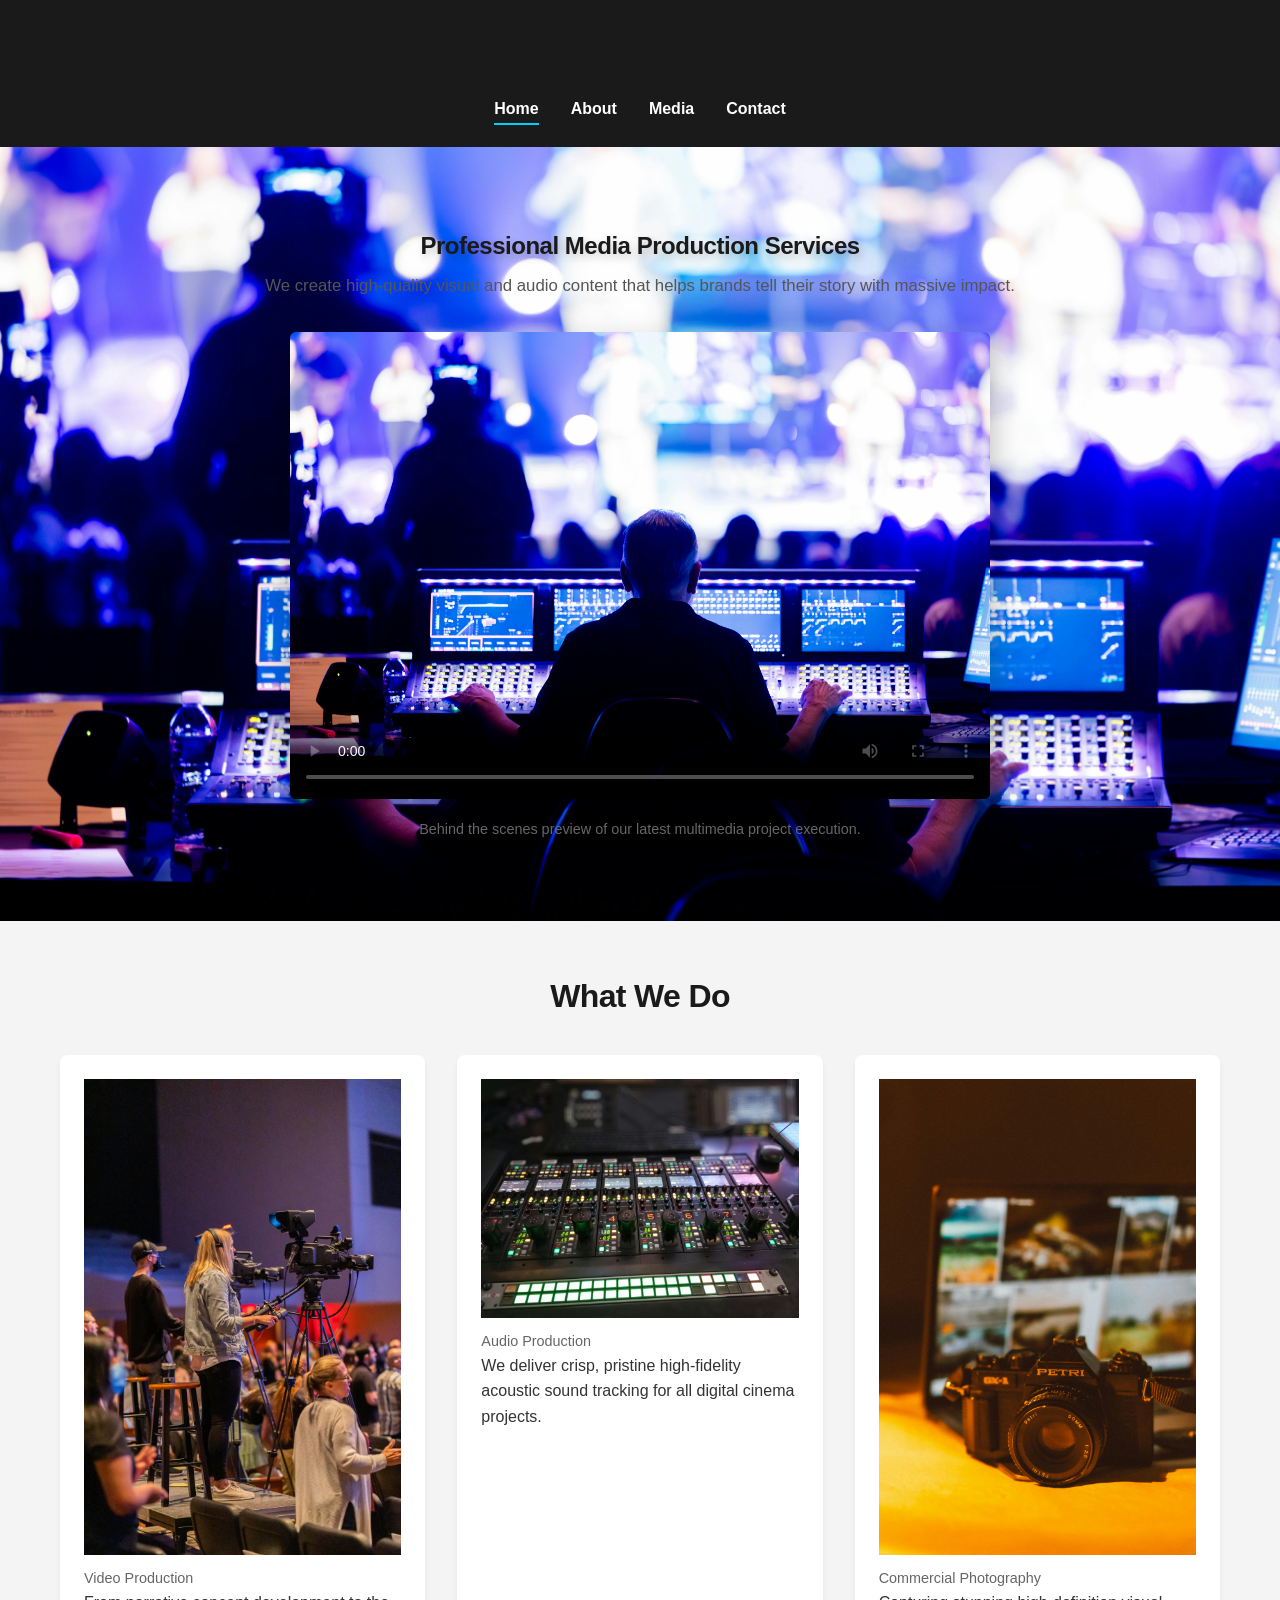
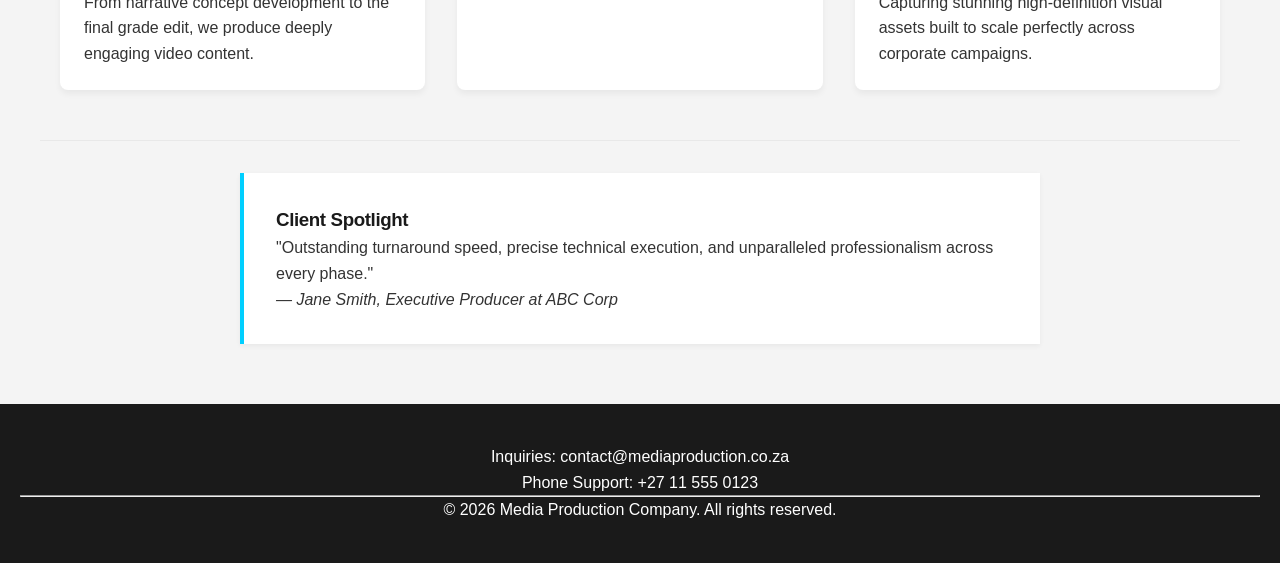
<file: index.html>
<!DOCTYPE html>
<html lang="en">
<head>
    <meta charset="UTF-8">
    <meta name="viewport" content="width=device-width, initial-scale=1.0">
    <meta name="description" content="Media Production Company offering professional video, audio, and cinematic multimedia services globally.">
    <title>Media Production | Home</title>
    <link rel="stylesheet" href="CSS/styles.css">
    <link rel="stylesheet" href="CSS/layout.css">
    <link rel="stylesheet" href="CSS/animations.css">
</head>
<body>
    <header class="header">
        <h1>Media Production Company</h1>
        <nav aria-label="Main Navigation">
            <ul class="nav-list">
                <li><a href="index.html" class="active" aria-current="page">Home</a></li>
                <li><a href="about.html">About</a></li>
                <li><a href="media.html">Media</a></li>
                <li><a href="contact.html">Contact</a></li>
            </ul>
        </nav>
    </header>

    <main>
        <section class="hero">
            <article class="hero-content">
                <h2 id="highlight">Professional Media Production Services</h2>
                <p>We create high-quality visual and audio content that helps brands tell their story with massive impact.</p>
                <figure class="hero-media">
                    <video controls poster="images/herobg.jpg">
                        <source src="media/video1.mp4" type="video/mp4">
                        Your browser does not support the embedded video tag playback features.
                    </video>
                    <figcaption>Behind the scenes preview of our latest multimedia project execution.</figcaption>
                </figure>
            </article>
        </section>

        <section class="services">
            <h2>What We Do</h2>
            <div class="services-container">
                <article class="service-card">
                    <figure>
                        <img src="images/service1.jpg" alt="Camera setup configurations setup for high-end video production tracking">
                        <figcaption>Video Production</figcaption>
                    </figure>
                    <p>From narrative concept development to the final grade edit, we produce deeply engaging video content.</p>
                </article>

                <article class="service-card">
                    <figure>
                        <img src="images/service2.jpg" alt="Audio mixing studio equipment and tracking monitors">
                        <figcaption>Audio Production</figcaption>
                    </figure>
                    <p>We deliver crisp, pristine high-fidelity acoustic sound tracking for all digital cinema projects.</p>
                </article>

                <article class="service-card">
                    <figure>
                        <img src="images/service3.jpg" alt="DSLR camera rig mounted on a professional tripod lighting array">
                        <figcaption>Commercial Photography</figcaption>
                    </figure>
                    <p>Capturing stunning high-definition visual assets built to scale perfectly across corporate campaigns.</p>
                </article>
            </div>
        </section>

        <aside class="testimonial-highlight">
            <h3>Client Spotlight</h3>
            <blockquote cite="https://mediaproduction.co.za/testimonials">
                <p>"Outstanding turnaround speed, precise technical execution, and unparalleled professionalism across every phase."</p>
                <cite>— Jane Smith, Executive Producer at ABC Corp</cite>
            </blockquote>
        </aside>
    </main>

    <footer class="footer">
        <section class="footer-details">
            <p>Inquiries: contact@mediaproduction.co.za</p>
            <p>Phone Support: +27 11 555 0123</p>
        </section>
        <hr>
        <p>© 2026 Media Production Company. All rights reserved.</p>
    </footer>
</body>
</html>
</file>
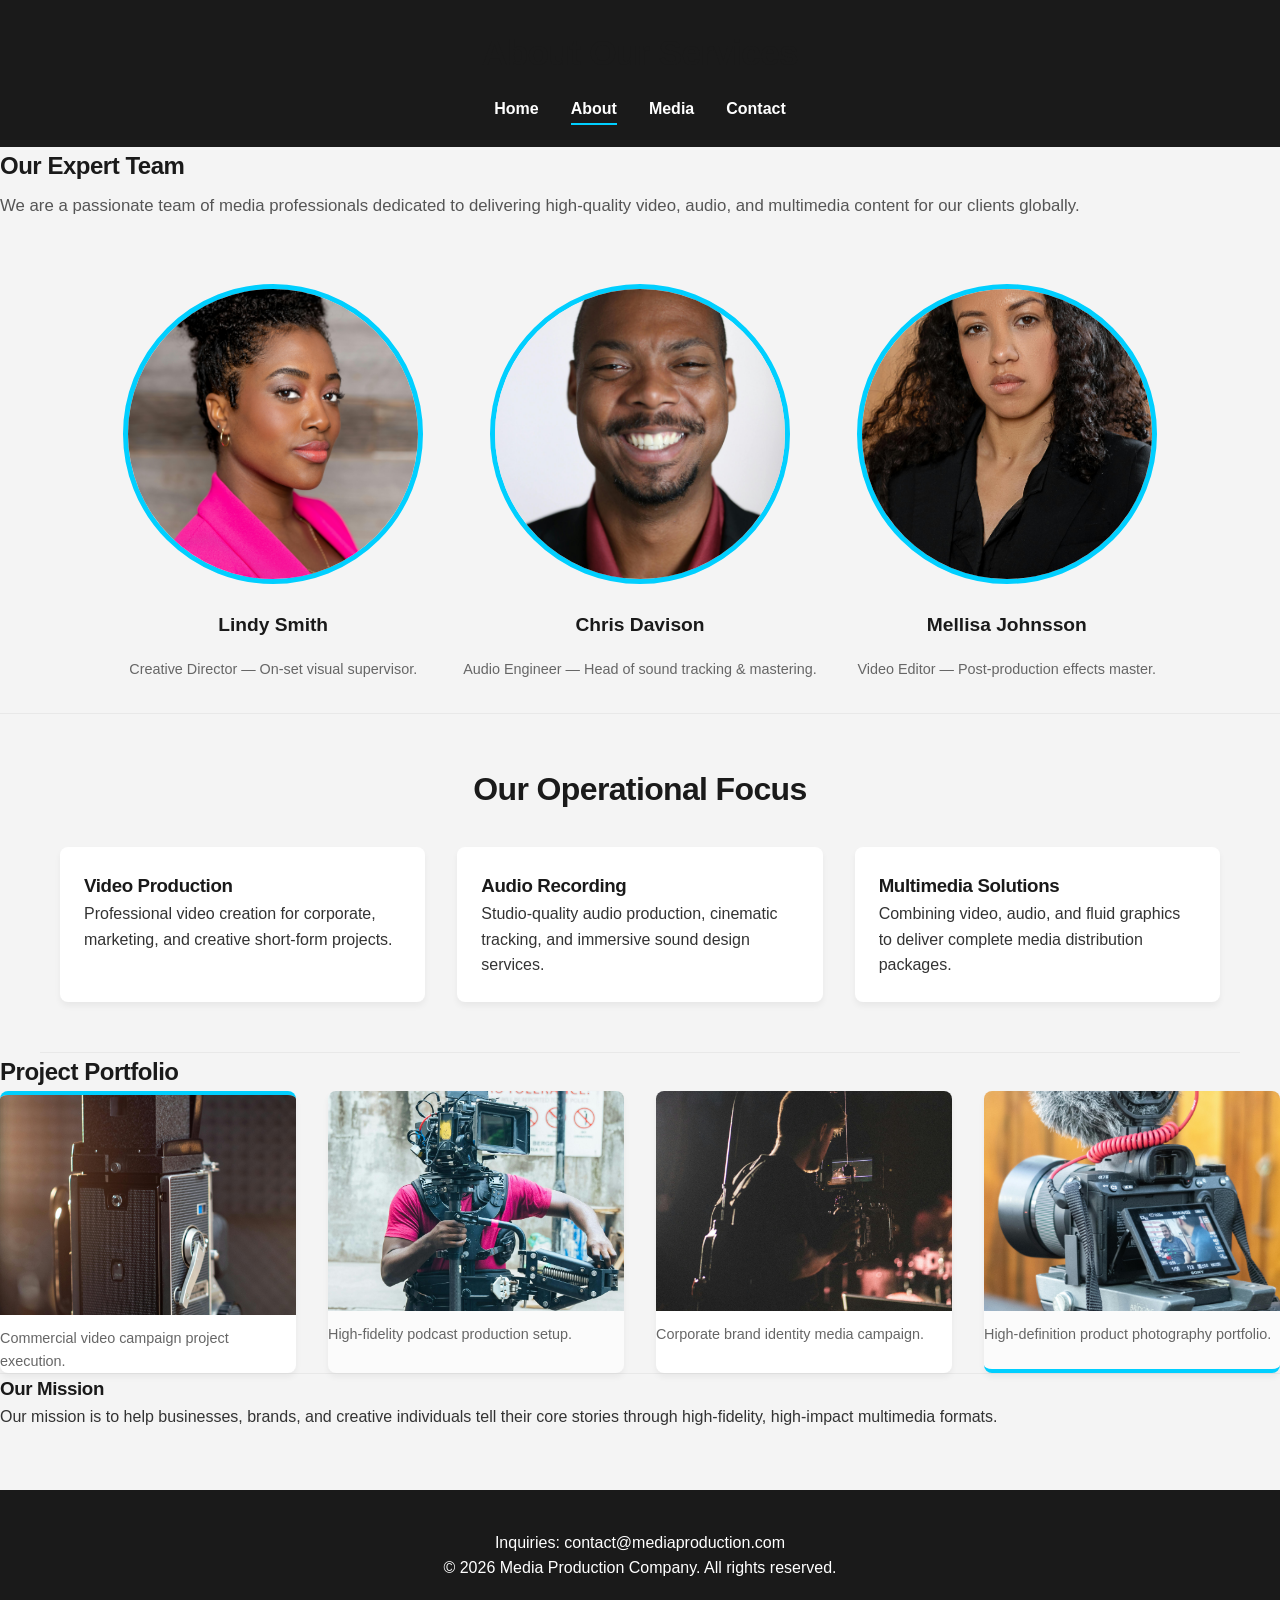
<file: about.html>
<!DOCTYPE html>
<html lang="en">
<head>
    <meta charset="UTF-8">
    <meta name="viewport" content="width=device-width, initial-scale=1.0">
    <meta name="description" content="Learn more about our media production team, specialized studio engineers, and multi-format portfolio services.">
    <title>Media Production | About Us</title>
    <link rel="stylesheet" href="CSS/styles.css">
    <link rel="stylesheet" href="CSS/layout.css">
    <link rel="stylesheet" href="CSS/animations.css">
</head>
<body>
    <header class="header">
        <h1>About Our Services</h1>
        <nav aria-label="Main Navigation">
            <ul class="nav-list">
                <li><a href="index.html">Home</a></li>
                <li><a href="about.html" class="active" aria-current="page">About</a></li>
                <li><a href="media.html">Media</a></li>
                <li><a href="contact.html">Contact</a></li>
            </ul>
        </nav>
    </header>

    <main>
        <section class="team">
            <h2>Our Expert Team</h2>
            <p>We are a passionate team of media professionals dedicated to delivering high-quality video, audio, and multimedia content for our clients globally.</p>

            <div class="team-container">
                <article class="team-member">
                    <figure>
                        <img src="images/team1.jpg" alt="Creative Director operating a camera crane system on set">
                        <h4>Lindy Smith</h4><figcaption>Creative Director — On-set visual supervisor.</figcaption>
                    </figure>
                </article>

                <article class="team-member">
                    <figure>
                        <img src="images/team2.jpg" alt="Audio engineer editing vocal stems on a mixing desk inside a recording bay">
                        <h4>Chris Davison</h4><figcaption>Audio Engineer — Head of sound tracking &amp; mastering.</figcaption>
                    </figure>
                </article>

                <article class="team-member">
                    <figure>
                        <img src="images/team3.jpg" alt="Video editor compiling timeline sequences on an editing computer rig">
                        <h4>Mellisa Johnsson</h4><figcaption>Video Editor — Post-production effects master.</figcaption>
                    </figure>
                </article>
            </div>
        </section>

        <section class="services">
            <h2>Our Operational Focus</h2>
            <div class="services-container">
                <article class="service-card">
                    <h3>Video Production</h3>
                    <p>Professional video creation for corporate, marketing, and creative short-form projects.</p>
                </article>

                <article class="service-card">
                    <h3>Audio Recording</h3>
                    <p>Studio-quality audio production, cinematic tracking, and immersive sound design services.</p>
                </article>

                <article class="service-card">
                    <h3>Multimedia Solutions</h3>
                    <p>Combining video, audio, and fluid graphics to deliver complete media distribution packages.</p>
                </article>
            </div>
        </section>

        <section class="portfolio">
            <h2>Project Portfolio</h2>
            <div class="portfolio-grid">
                <figure class="portfolio-item">
                    <img src="images/port1.jpg" alt="Commercial video production showcasing studio lighting arrays">
                    <figcaption>Commercial video campaign project execution.</figcaption>
                </figure>

                <figure class="portfolio-item">
                    <img src="images/port2.jpg" alt="Condenser microphone inside an audio studio setup for podcast production">
                    <figcaption>High-fidelity podcast production setup.</figcaption>
                </figure>

                <figure class="portfolio-item">
                    <img src="images/port3.jpg" alt="Multimedia brand assets displaying consistently on desktop and tablet screens">
                    <figcaption>Corporate brand identity media campaign.</figcaption>
                </figure>

                <figure class="portfolio-item">
                    <img src="images/port4.jpg" alt="DSLR camera set up for high-end fashion photography session">
                    <figcaption>High-definition product photography portfolio.</figcaption>
                </figure>
            </div>
        </section>

        <aside class="company-info">
            <h3>Our Mission</h3>
            <p>Our mission is to help businesses, brands, and creative individuals tell their core stories through high-fidelity, high-impact multimedia formats.</p>
        </aside>
    </main>

    <footer class="footer">
        <section class="footer-meta">
            <p>Inquiries: contact@mediaproduction.com</p>
            <p>© 2026 Media Production Company. All rights reserved.</p>
        </section>
    </footer>
</body>
</html>
</file>
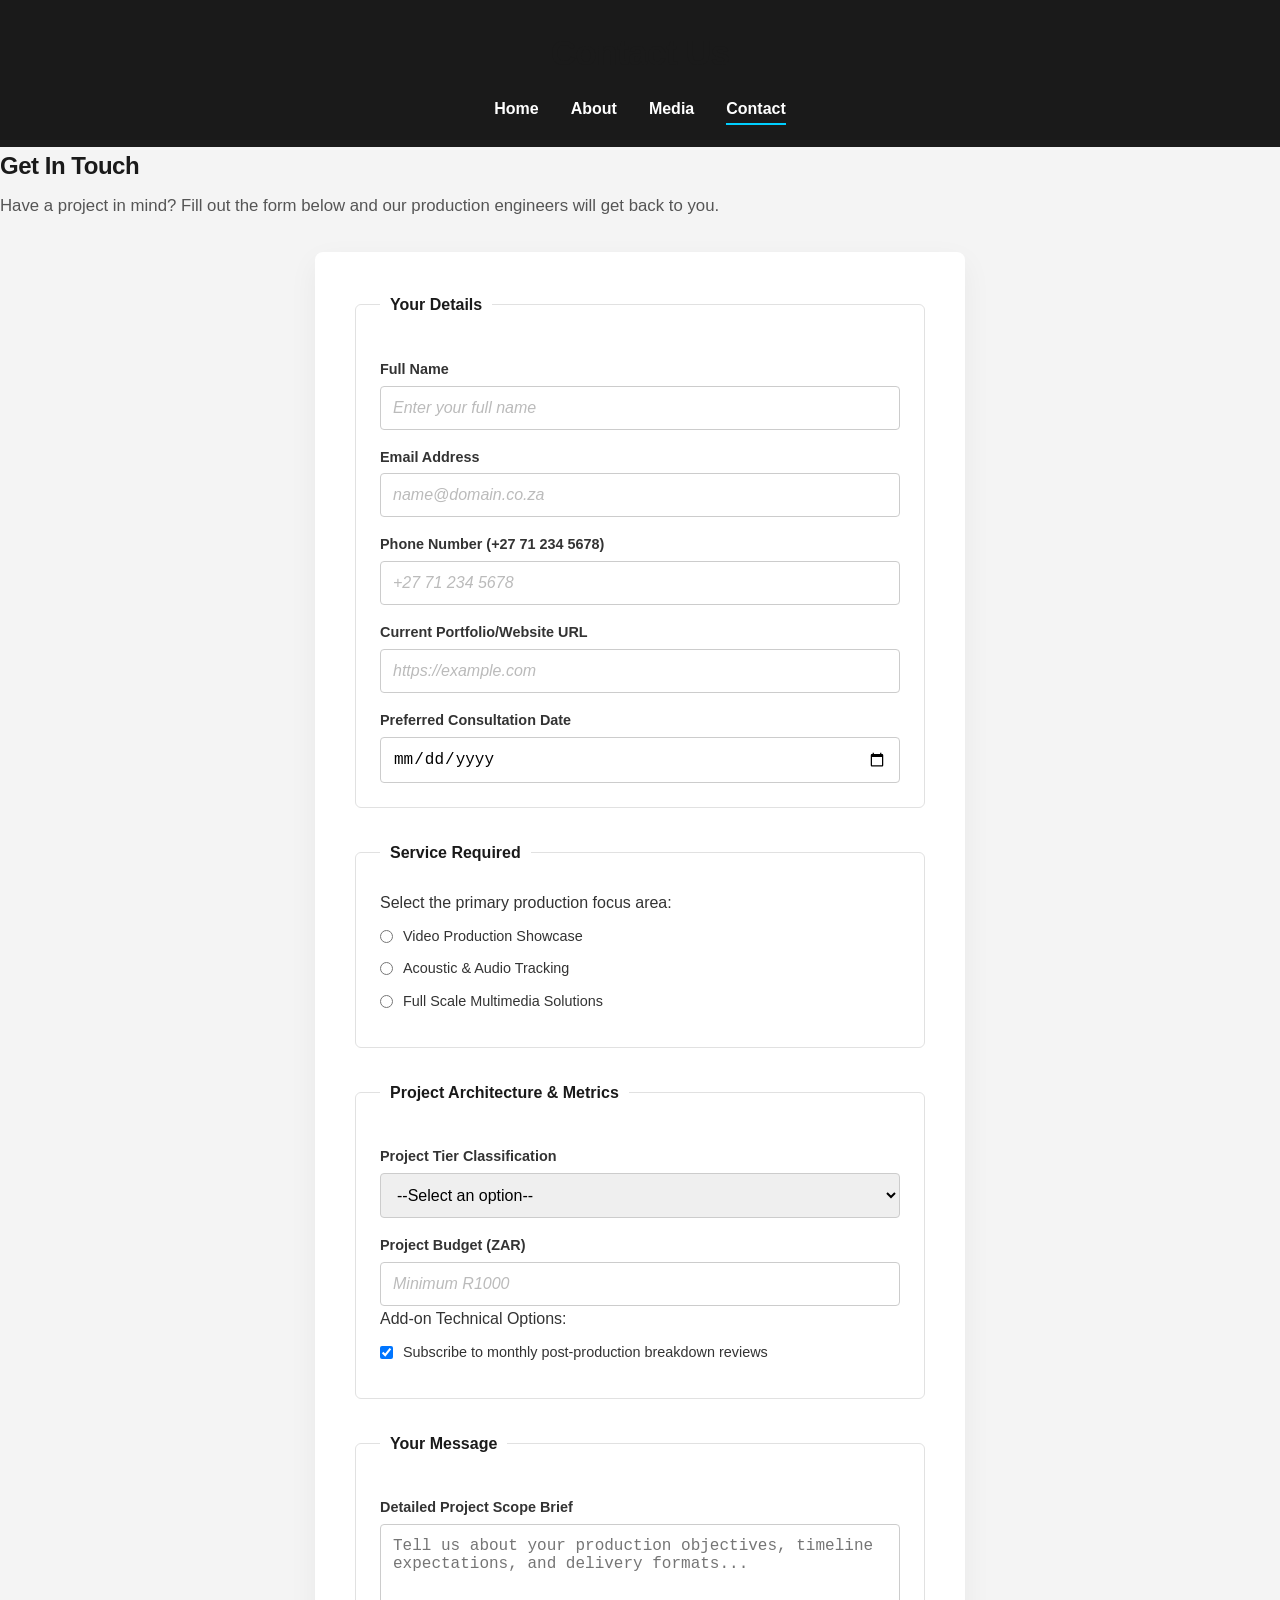
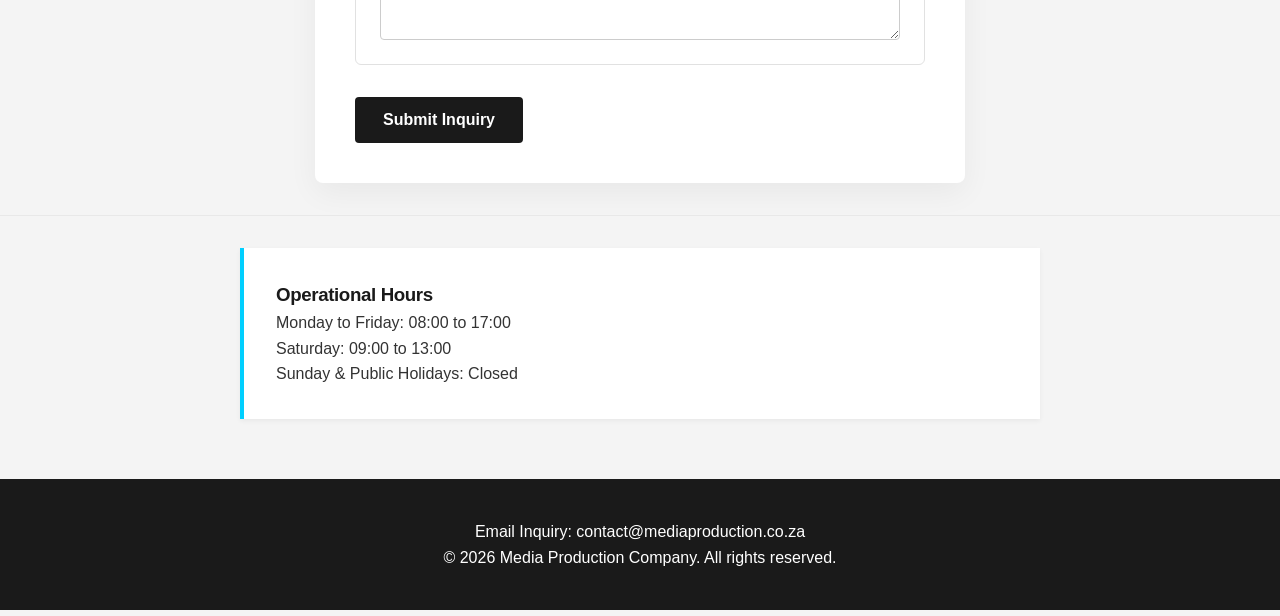
<file: contact.html>
<!DOCTYPE html>
<html lang="en">
<head>
    <meta charset="UTF-8">
    <meta name="viewport" content="width=device-width, initial-scale=1.0">
    <meta name="description" content="Contact Media Production Company for professional media services. Book video, audio, or photography consultations.">
    <title>Media Production | Contact</title>
    <link rel="stylesheet" href="CSS/styles.css">
    <link rel="stylesheet" href="CSS/layout.css">
    <link rel="stylesheet" href="CSS/animations.css">
</head>
<body>
    <header class="header">
        <h1>Contact Us</h1>
        <nav aria-label="Main Navigation">
            <ul class="nav-list">
                <li><a href="index.html">Home</a></li>
                <li><a href="about.html">About</a></li>
                <li><a href="media.html">Media</a></li>
                <li><a href="contact.html" class="active" aria-current="page">Contact</a></li>
            </ul>
        </nav>
    </header>

    <main>
        <section class="contact-form">
            <h2>Get In Touch</h2>
            <p>Have a project in mind? Fill out the form below and our production engineers will get back to you.</p>

            <form action="#" method="post" novalidate="novalidate">
                <fieldset>
                    <legend>Your Details</legend>

                    <label for="name">Full Name</label>
                    <input type="text" id="name" name="name" placeholder="Enter your full name" required minlength="3" maxlength="80">

                    <label for="email">Email Address</label>
                    <input type="email" id="email" name="email" placeholder="name@domain.co.za" required>

                   <label for="phone">Phone Number (+27 71 234 5678)</label>
                   <input type="tel" id="phone" name="phone" 
                          placeholder="+27 71 234 5678" 
                          required 
                          pattern="\+27\s[0-9]{2}\s[0-9]{3}\s[0-9]{4}" 
                          maxlength="15">
                    
                    <label for="client-url">Current Portfolio/Website URL</label>
                    <input type="url" id="client-url" name="client-url" placeholder="https://example.com">

                    <label for="date">Preferred Consultation Date</label>
                    <input type="date" id="date" name="date" required>
                </fieldset>

                <fieldset>
                    <legend>Service Required</legend>
                    <p>Select the primary production focus area:</p>

                    <div class="selection-group">
                        <input type="radio" id="video" name="service" value="video" required>
                        <label for="video">Video Production Showcase</label>
                    </div>

                    <div class="selection-group">
                        <input type="radio" id="audio" name="service" value="audio">
                        <label for="audio">Acoustic &amp; Audio Tracking</label>
                    </div>

                    <div class="selection-group">
                        <input type="radio" id="multimedia" name="service" value="multimedia">
                        <label for="multimedia">Full Scale Multimedia Solutions</label>
                    </div>
                </fieldset>

                <fieldset>
                    <legend>Project Architecture &amp; Metrics</legend>

                    <label for="project-type">Project Tier Classification</label>
                    <select id="project-type" name="project-type" required>
                        <option value="">--Select an option--</option>
                        <option value="commercial">Commercial Campaign</option>
                        <option value="personal">Personal Portfolio</option>
                        <option value="corporate">Corporate Identity</option>
                    </select>

                    <label for="budget">Project Budget (ZAR)</label>
                    <input type="number" id="budget" name="budget" min="1000" max="500000" placeholder="Minimum R1000">

                    <p>Add-on Technical Options:</p>
                    <div class="selection-group">
                        <input type="checkbox" id="newsletter" name="newsletter" checked>
                        <label for="newsletter">Subscribe to monthly post-production breakdown reviews</label>
                    </div>
                </fieldset>

                <fieldset>
                    <legend>Your Message</legend>
                    <label for="message">Detailed Project Scope Brief</label>
                    <textarea id="message" name="message" rows="5" placeholder="Tell us about your production objectives, timeline expectations, and delivery formats..." required minlength="10"></textarea>
                </fieldset>

                <button type="submit">Submit Inquiry</button>
            </form>
        </section>

        <aside class="office-hours-sidebar">
            <h3>Operational Hours</h3>
            <p>Monday to Friday: 08:00 to 17:00</p>
            <p>Saturday: 09:00 to 13:00</p>
            <p>Sunday &amp; Public Holidays: Closed</p>
        </aside>
    </main>

    <footer class="footer">
        <section class="footer-meta">
            <p>Email Inquiry: contact@mediaproduction.co.za</p>
            <p>© 2026 Media Production Company. All rights reserved.</p>
        </section>
    </footer>
</body>
</html>
</file>
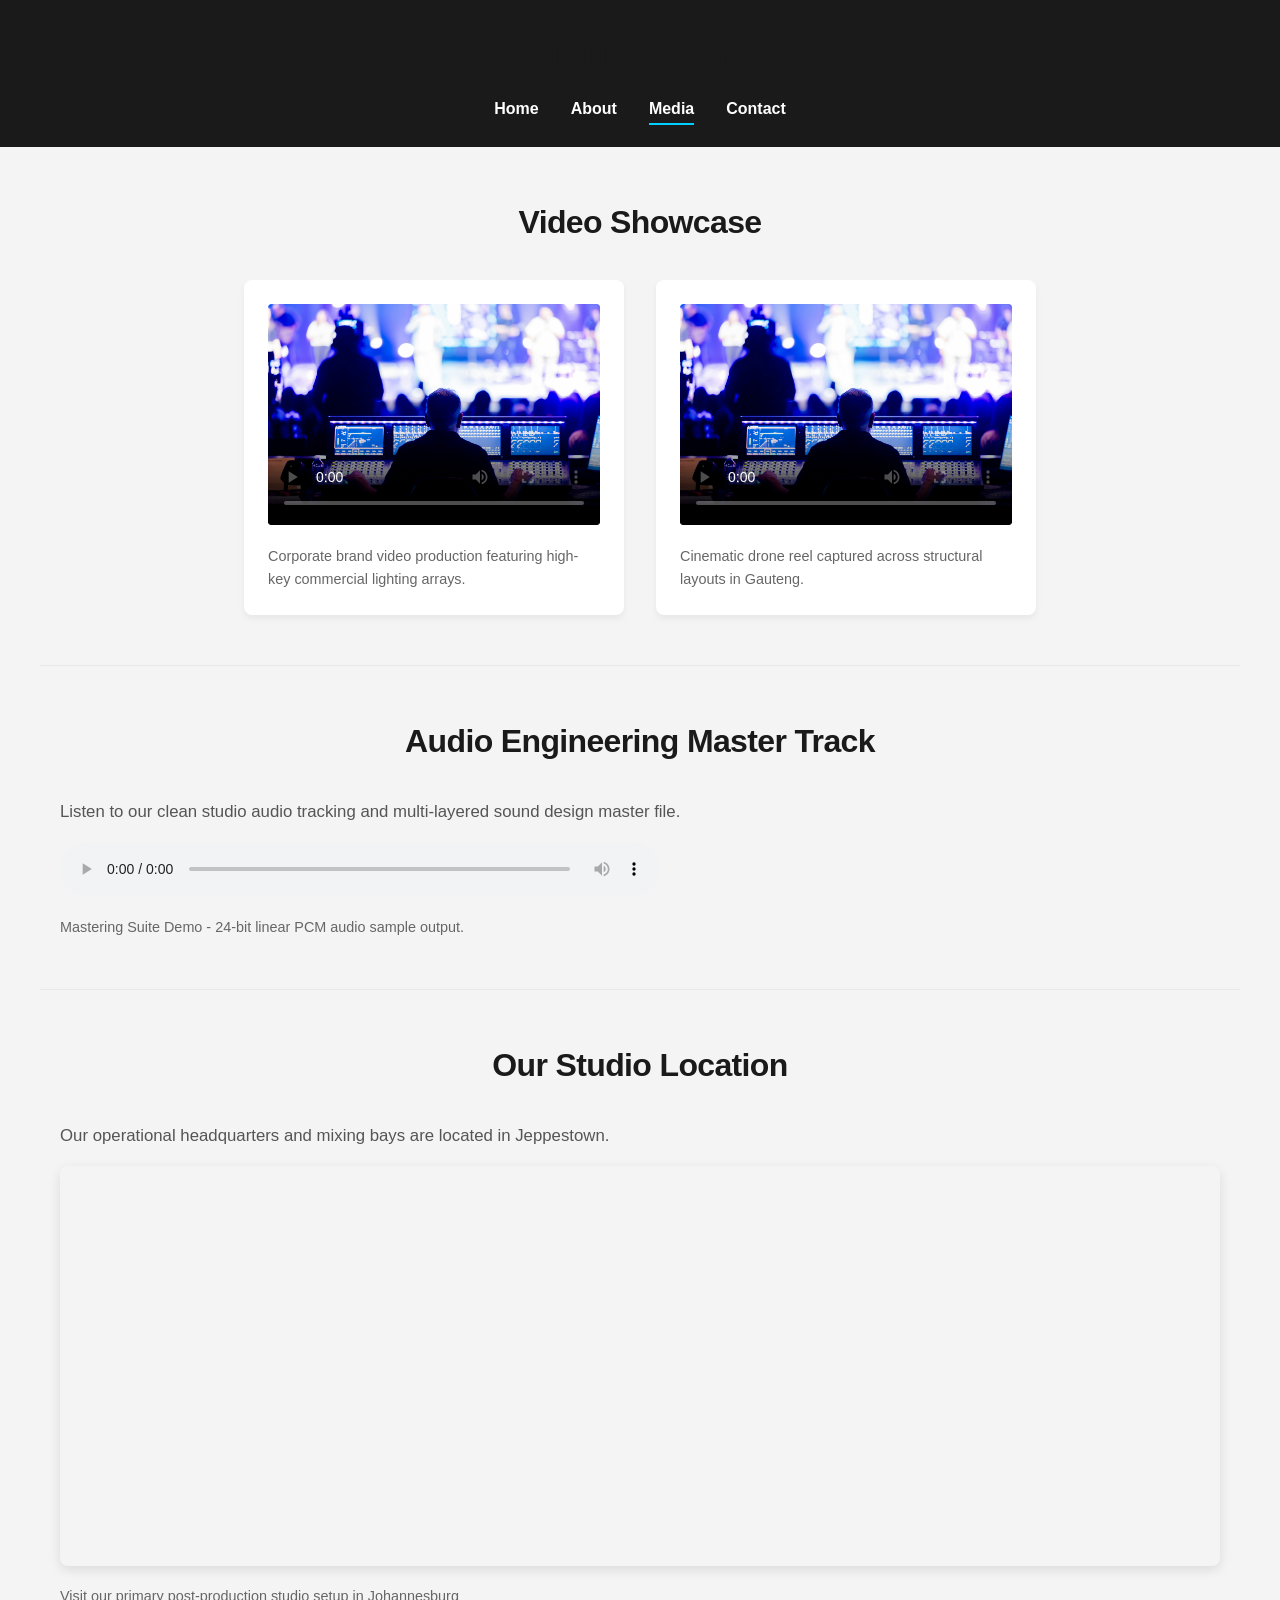
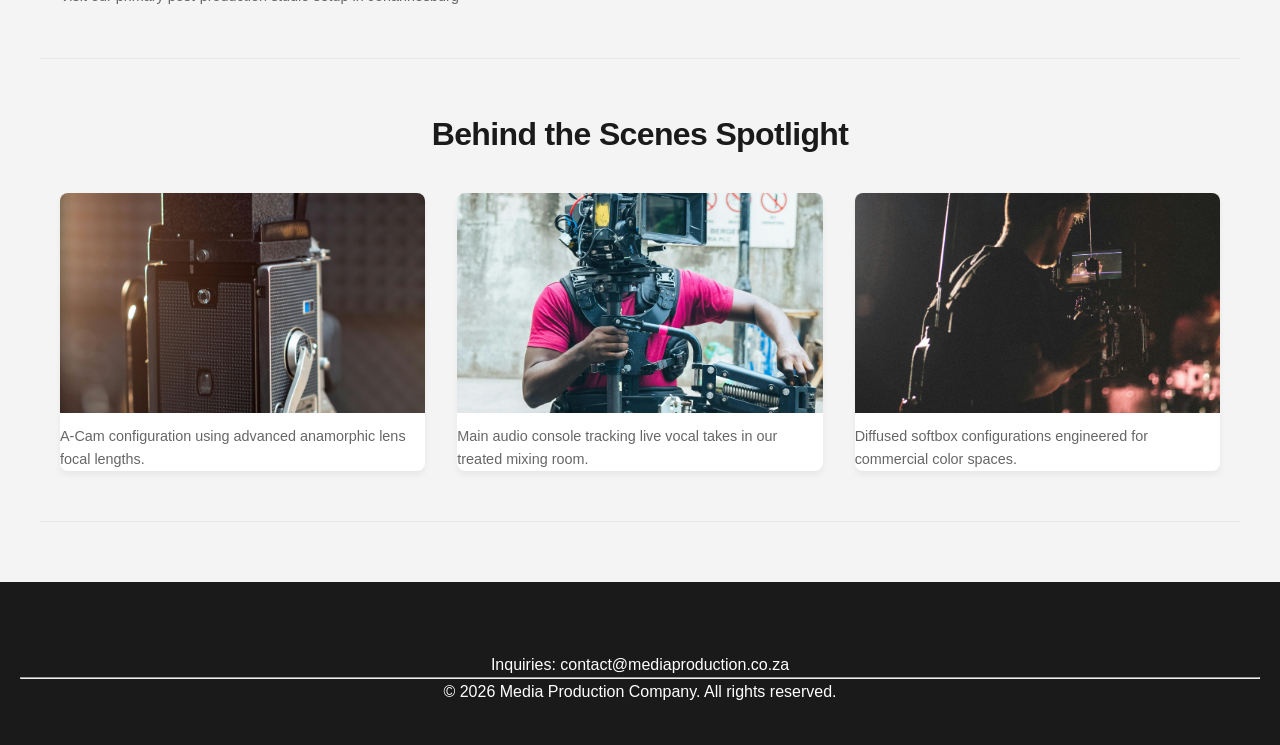
<file: media.html>
<!doctype html>
<html lang="en">
  <head>
    <meta charset="UTF-8" />
    <meta name="viewport" content="width=device-width, initial-scale=1.0" />
    <meta
      name="description"
      content="Explore our technical media gallery showcasing advanced video showcases, cinematic audio production, and our Johannesburg studio layout."
    />
    <title>Media Gallery | Media Production Specialist</title>
    <link rel="stylesheet" href="CSS/styles.css">
    <link rel="stylesheet" href="CSS/layout.css">
    <link rel="stylesheet" href="CSS/animations.css">
  </head>
  <body>
    <header class="header">
      <h1>Media Gallery</h1>
      <nav aria-label="Main Navigation">
        <ul class="nav-list">
          <li><a href="index.html">Home</a></li>
          <li><a href="about.html">About</a></li>
          <li>
            <a href="media.html" class="active" aria-current="page">Media</a>
          </li>
          <li><a href="contact.html">Contact</a></li>
        </ul>
      </nav>
    </header>

    <main>
      <section class="videos">
        <h2>Video Showcase</h2>
        <div class="video-container">
          <figure class="video-wrapper">
            <video
              controls
              width="640"
              height="360"
              poster="images/herobg.jpg"
            >
              <source src="media/sample1.mp4" type="video/mp4" />
              Your browser does not support the embedded video tag. Please
              update your browser to view this content.
            </video>
            <figcaption>
              Corporate brand video production featuring high-key commercial
              lighting arrays.
            </figcaption>
          </figure>

          <figure class="video-wrapper">
            <video
              controls
              width="640"
              height="360"
              poster="images/herobg.jpg"
            >
              <source src="media/sample2.mp4" type="video/mp4" />
              Your browser does not support the embedded video tag. Please
              update your browser to view this content.
            </video>
            <figcaption>
              Cinematic drone reel captured across structural layouts in
              Gauteng.
            </figcaption>
          </figure>
        </div>
      </section>

      <section class="audio-showcase">
        <h2>Audio Engineering Master Track</h2>
        <p>
          Listen to our clean studio audio tracking and multi-layered sound
          design master file.
        </p>
        <figure class="audio-wrapper">
          <audio controls>
            <source src="media/sample-audio.mp3" type="audio/mpeg" />
            Your browser does not support the audio playback element.
          </audio>
          <figcaption>
            Mastering Suite Demo - 24-bit linear PCM audio sample output.
          </figcaption>
        </figure>
      </section>

      <section class="location">
        <h2>Our Studio Location</h2>
        <p>
          Our operational headquarters and mixing bays are located in
          Jeppestown.
        </p>
        <figure class="iframe-wrapper">
          <iframe
            src="https://www.google.com/maps/embed?pb=!1m14!1m12!1m3!1d1!2d1!3d1!2m3!1f0!2f0!3f0!3m2!1i1024!2i768!4f13.1!5e0!3m2!1sen!2sza!4v1"
            width="600"
            height="400"
            style="border: 0"
            allowfullscreen=""
            loading="lazy"
            title="Interactive Google Map showing the main studio branch in Johannesburg"
          >
          </iframe>
          <figcaption>
            Visit our primary post-production studio setup in Johannesburg
          </figcaption>
        </figure>
      </section>

      <section class="gallery-highlights">
        <h2>Behind the Scenes Spotlight</h2>
        <div class="gallery-grid">
          <figure class="gallery-item">
            <img
              src="images/port1.jpg"
              alt="Close up view of an anamorphic cinema lens calibrated for a production set"
            />
            <figcaption>
              A-Cam configuration using advanced anamorphic lens focal lengths.
            </figcaption>
          </figure>
          <figure class="gallery-item">
            <img
              src="images/port2.jpg"
              alt="A high end digital mixing board tracking audio waveforms inside a sound dampening room"
            />
            <figcaption>
              Main audio console tracking live vocal takes in our treated mixing
              room.
            </figcaption>
          </figure>
          <figure class="gallery-item">
            <img
              src="images/port3.jpg"
              alt="Studio overhead softboxes illuminating an empty editorial interview space"
            />
            <figcaption>
              Diffused softbox configurations engineered for commercial color
              spaces.
            </figcaption>
          </figure>
        </div>
      </section>
    </main>

    <footer class="footer">
      <article class="footer-meta">
        <h3>Get In Touch</h3>
        <p>Inquiries: contact@mediaproduction.co.za</p>
      </article>
      <hr />
      <p>© 2026 Media Production Company. All rights reserved.</p>
    </footer>
  </body>
</html>
</file>
<file: CSS/styles.css>
/* ---------- GLOBAL RESET & VARIABLE ARCHITECTURE ---------- */
*, *::before, *::after {
    margin: 0;
    padding: 0;
    box-sizing: border-box;
}

body {
    font-family: 'Segoe UI', -apple-system, BlinkMacSystemFont, Arial, sans-serif;
    line-height: 1.6;
    background-color: #f4f4f4;
    color: #333;
}

img {
    max-width: 100%;
    height: auto;
    display: block;
}

/* ---------- GLOBAL TYPOGRAPHY ADVANCED SELECTORS ---------- */
h1, h2, h3 {
    color: #1a1a1a;
    letter-spacing: -0.02em;
}

h2 + p {
    margin-top: 0.5rem;
    color: #555;
    font-size: 1.05rem;
}

main section:not(.hero) {
    border-bottom: 1px solid rgba(0, 0, 0, 0.05);
}

/* ---------- STRUCTURAL HEADER & NAV SYSTEM ---------- */
.header {
    background-color: #1a1a1a;
    color: #ffffff;
    padding: 25px 20px;
    text-align: center;
}

.header > h1 {
    font-size: 2.2rem;
    font-weight: 800;
}

.nav-list {
    display: flex;
    justify-content: center;
    align-items: center;
    gap: 2rem;
    flex-wrap: wrap;
    list-style: none;
    margin-top: 15px;
}

.nav-list a {
    color: #ffffff;
    text-decoration: none;
    font-weight: 600;
    font-size: 1rem;
    padding: 6px 0;
    transition: color 0.3s cubic-bezier(0.25, 0.8, 0.25, 1), text-shadow 0.3s ease;
}

.nav-list a:hover { 
    color: #00CFFF; 
    text-shadow: 0 0 8px rgba(0, 207, 255, 0.4);
}

.nav-list a:focus-visible {
    outline: 2px dashed #00CFFF;
    outline-offset: 4px;
}

.nav-list a.active { 
    border-bottom: 2px solid #00CFFF; 
}

/* ---------- TESTIMONIALS & SIDEBAR ASIDES ---------- */
.testimonial-highlight, .office-hours-sidebar {
    padding: 2rem;
    background-color: #ffffff;
    border-left: 4px solid #00CFFF;
    margin: 2rem auto;
    max-width: 800px;
    box-shadow: 0 2px 5px rgba(0,0,0,0.05);
}

/* ---------- GLOBAL FOOTER ARCHITECTURE ---------- */
.footer {
    background-color: #1a1a1a;
    color: #ffffff;
    padding: 40px 20px;
    text-align: center;
    margin-top: 60px;
}

/* ---------- ABOUT PAGE SPECIFIC LAYOUTS ---------- */
.team-container {
    display: flex;
    justify-content: center;
    gap: 40px;
    flex-wrap: wrap;
    margin-top: 2rem;
    padding: 2rem;
}

.team-member figure {
    display: flex;
    flex-direction: column;
    align-items: center;
    text-align: center;
}

.team-member img {
    width: 300px;           
    height: 300px;          
    border-radius: 50%;     
    object-fit: cover;     
    margin-bottom: 1rem;
    border: 5px solid #00CFFF; 
    transition: transform 0.3s ease;
}

.team-member img:hover {
    transform: scale(1.05); 
}

.team-member h4 {
    margin-top: 10px;
    margin-bottom: 5px;
    font-size: 1.2rem;
    color: #1a1a1a;
}
</file>
<file: CSS/layout.css>
/* ---------- HERO SECTION STRUCTURE ---------- */
.hero {
    position: relative;
    background-image: url('../images/herobg.jpg');  
    background-size: cover;
    background-position: center;
    background-repeat: no-repeat;
    padding: 80px 20px;
    color: #ffffff;
    text-align: center;
    z-index: 1;
}

.hero-content {
    max-width: 900px;
    margin: 0 auto;
}

.hero-media video {
    width: 100%;
    max-width: 700px;
    height: auto;
    border-radius: 6px;
    margin-top: 2rem;
    box-shadow: 0 15px 35px rgba(0,0,0,0.3);
}

/* ---------- FLEXBOX GRID: SERVICES & VIDEO TARGETING ---------- */
.services, .videos, .audio-showcase, .location, .gallery-highlights {
    max-width: 1200px;
    margin: 0 auto;
    padding: 50px 20px;
}

.services h2, .videos h2, .audio-showcase h2, .location h2, .gallery-highlights h2 {
    text-align: center;
    font-size: 2rem;
    margin-bottom: 2rem;
}

.services-container, .video-container {
    display: flex;
    justify-content: center;
    align-items: stretch;
    flex-wrap: wrap;
    gap: 2rem;
}

.service-card, .video-wrapper {
    flex: 1 1 320px;
    max-width: 380px;
    background-color: #ffffff;
    padding: 1.5rem;
    border-radius: 8px;
    box-shadow: 0 4px 6px rgba(0,0,0,0.05);
    transition: transform 0.3s cubic-bezier(0.25, 0.8, 0.25, 1), box-shadow 0.3s ease;
}

.video-wrapper video {
    width: 100%;
    height: auto;
    border-radius: 4px;
}

figcaption {
    margin-top: 12px;
    font-size: 0.9rem;
    color: #666;
    font-weight: 500;
}

/* ---------- INTERACTIVE GRID GALLERY ---------- */
.portfolio-grid, .gallery-grid {
    display: grid;
    grid-template-columns: repeat(auto-fit, minmax(280px, 1fr));
    gap: 2rem;
}

.portfolio-item, .gallery-item {
    background-color: #ffffff;
    border-radius: 8px;
    overflow: hidden;
    box-shadow: 0 4px 6px rgba(0,0,0,0.05);
    transition: transform 0.3s ease;
}

.portfolio-item img, .gallery-item img {
    width: 100%;
    height: 220px;
    object-fit: cover;
}

/* Structural Grid Pseudo-Class Selectors for Advanced Grading */
.portfolio-item:first-child { border-top: 4px solid #00CFFF; }
.portfolio-item:last-child { border-bottom: 4px solid #00CFFF; }
.portfolio-item:nth-child(even) { background-color: #fbfbfb; }

/* ---------- MEDIA BLOCK STRUCTURING ---------- */
.audio-wrapper audio {
    width: 100%;
    max-width: 600px;
    margin-top: 1rem;
}

.iframe-wrapper iframe {
    width: 100%;
    border-radius: 8px;
    box-shadow: 0 4px 12px rgba(0,0,0,0.1);
    margin-top: 1rem;
}

/* ---------- ADVANCED FORM ENGINE LAYOUT ---------- */
form {
    max-width: 650px;
    margin: 2rem auto;
    padding: 2.5rem;
    background: #ffffff;
    border-radius: 8px;
    box-shadow: 0 10px 30px rgba(0,0,0,0.05);
}

fieldset {
    border: 1px solid #e1e1e1;
    border-radius: 6px;
    padding: 1.5rem;
    margin-bottom: 2rem;
}

legend {
    font-weight: 700;
    padding: 0 10px;
    color: #1a1a1a;
}

form label {
    display: block;
    margin: 1rem 0 0.3rem 0;
    font-weight: 600;
    font-size: 0.9rem;
}

/* Specific Attribute Target Filters */
form input[type="text"],
form input[type="email"],
form input[type="tel"],
form input[type="url"],
form input[type="date"],
form input[type="number"],
form select,
form textarea {
    display: block;
    width: 100%;
    padding: 12px;
    border: 1px solid #ccc;
    border-radius: 4px;
    font-size: 1rem;
    transition: border-color 0.3s, background-color 0.3s, box-shadow 0.3s;
}

form textarea { resize: vertical; }

.selection-group {
    display: flex;
    align-items: center;
    gap: 10px;
    margin: 0.6rem 0;
}

.selection-group input { cursor: pointer; }
.selection-group label { margin: 0; cursor: pointer; font-weight: 400; }

form button[type="submit"] {
    display: inline-block;
    background-color: #1a1a1a;
    color: #ffffff;
    padding: 14px 28px;
    font-size: 1rem;
    font-weight: 700;
    border: none;
    border-radius: 4px;
    cursor: pointer;
    transition: background-color 0.3s, transform 0.2s;
}

/* ---------- RESPONSIVE MEDIA QUERIES ---------- */
@media (max-width: 768px) {
    .nav-list { flex-direction: column; gap: 1rem; }
    .services-container, .video-container { flex-direction: column; align-items: center; }
    .service-card, .video-wrapper { max-width: 100%; width: 100%; }
    form { padding: 1.5rem; }
}
</file>
<file: CSS/animations.css>
/* ---------- FOCUS HOVER STATE INTERACTION TRANSLATIONS ---------- */
.service-card:hover,
.video-wrapper:hover {
  transform: translateY(-10px) scale(1.01);
  box-shadow: 0 15px 30px rgba(0, 0, 0, 0.12);
}

.portfolio-item:hover,
.gallery-item:hover {
  transform: scale(1.02);
  box-shadow: 0 8px 20px rgba(0, 0, 0, 0.1);
}

form button[type="submit"]:hover {
  background-color: #00cfff;
  transform: translateY(-2px);
}

form button[type="submit"]:active {
  transform: translateY(0);
}

/* Focus and Placeholder Transitions using Attribute Combos */
form input:focus,
form select:focus,
form textarea:focus {
  outline: none;
  border-color: #00cfff;
  background-color: #f9feff;
  box-shadow: 0 0 0 3px rgba(0, 207, 255, 0.15);
}

input[required]:focus {
  border-left: 4px solid #00cfff;
}

input::placeholder {
  color: #bbb;
  font-style: italic;
}

/* ---------- COMPLEX GRADIENT TEXT EFFECTS ---------- */
.text-effect {
  background: linear-gradient(135deg, #00cfff, #007bff);
  background-clip: text;
  -webkit-background-clip: text;
  -webkit-text-fill-color: transparent;
  font-weight: 800;
}

/* ---------- PERFORMANCE REOPTIMIZED KEYFRAME ENGINES ---------- */
@keyframes fluidBounce {
  0%,
  100% {
    transform: translateY(0);
  }
  50% {
    transform: translateY(-12px);
  }
}

@keyframes enhancedFadeInDown {
  0% {
    opacity: 0;
    transform: translateY(-25px);
  }
  100% {
    opacity: 1;
    transform: translateY(0);
  }
}

/* Applying Performance Engine Triggers */
.hero h2 {
  animation: fluidBounce 4s ease-in-out infinite;
  text-shadow: 2px 4px 10px rgba(0, 0, 0, 0.2);
}

.hero p {
  animation: enhancedFadeInDown 1.2s cubic-bezier(0.25, 0.8, 0.25, 1) forwards;
}
</file>
